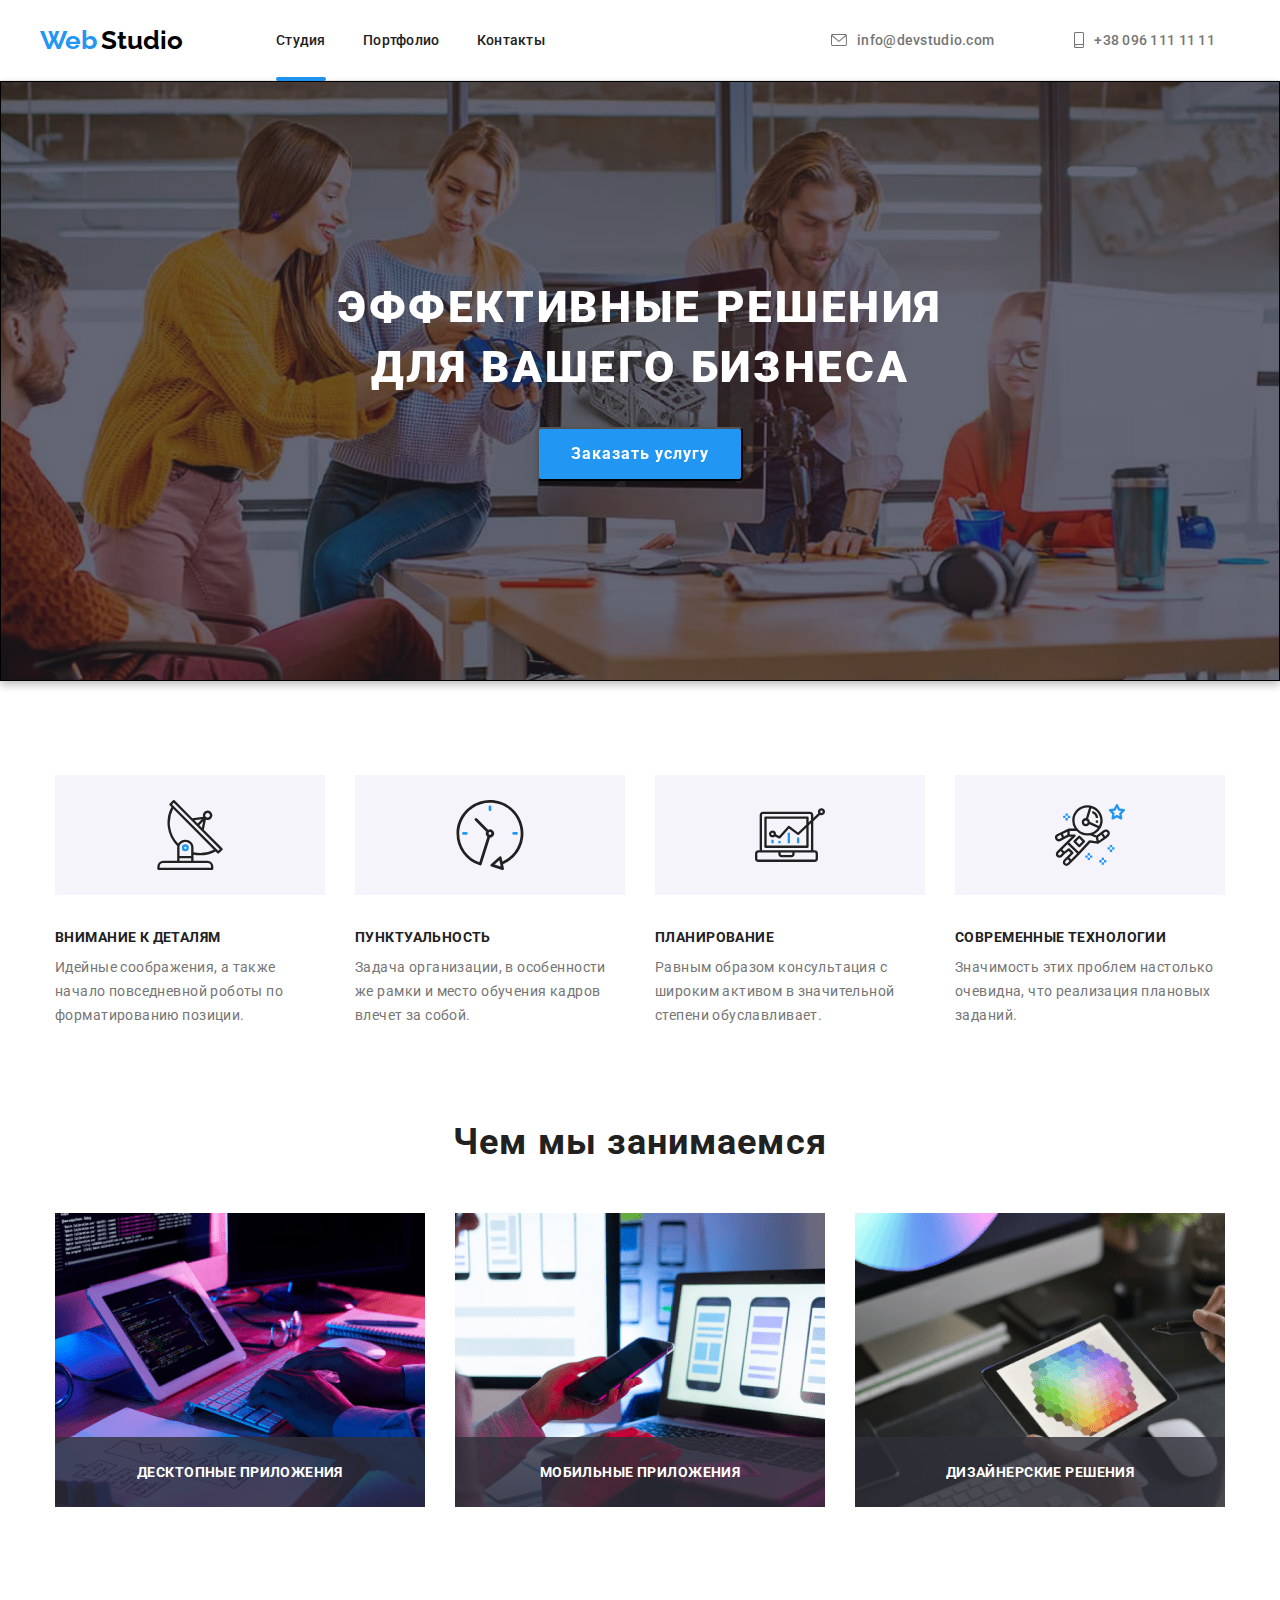
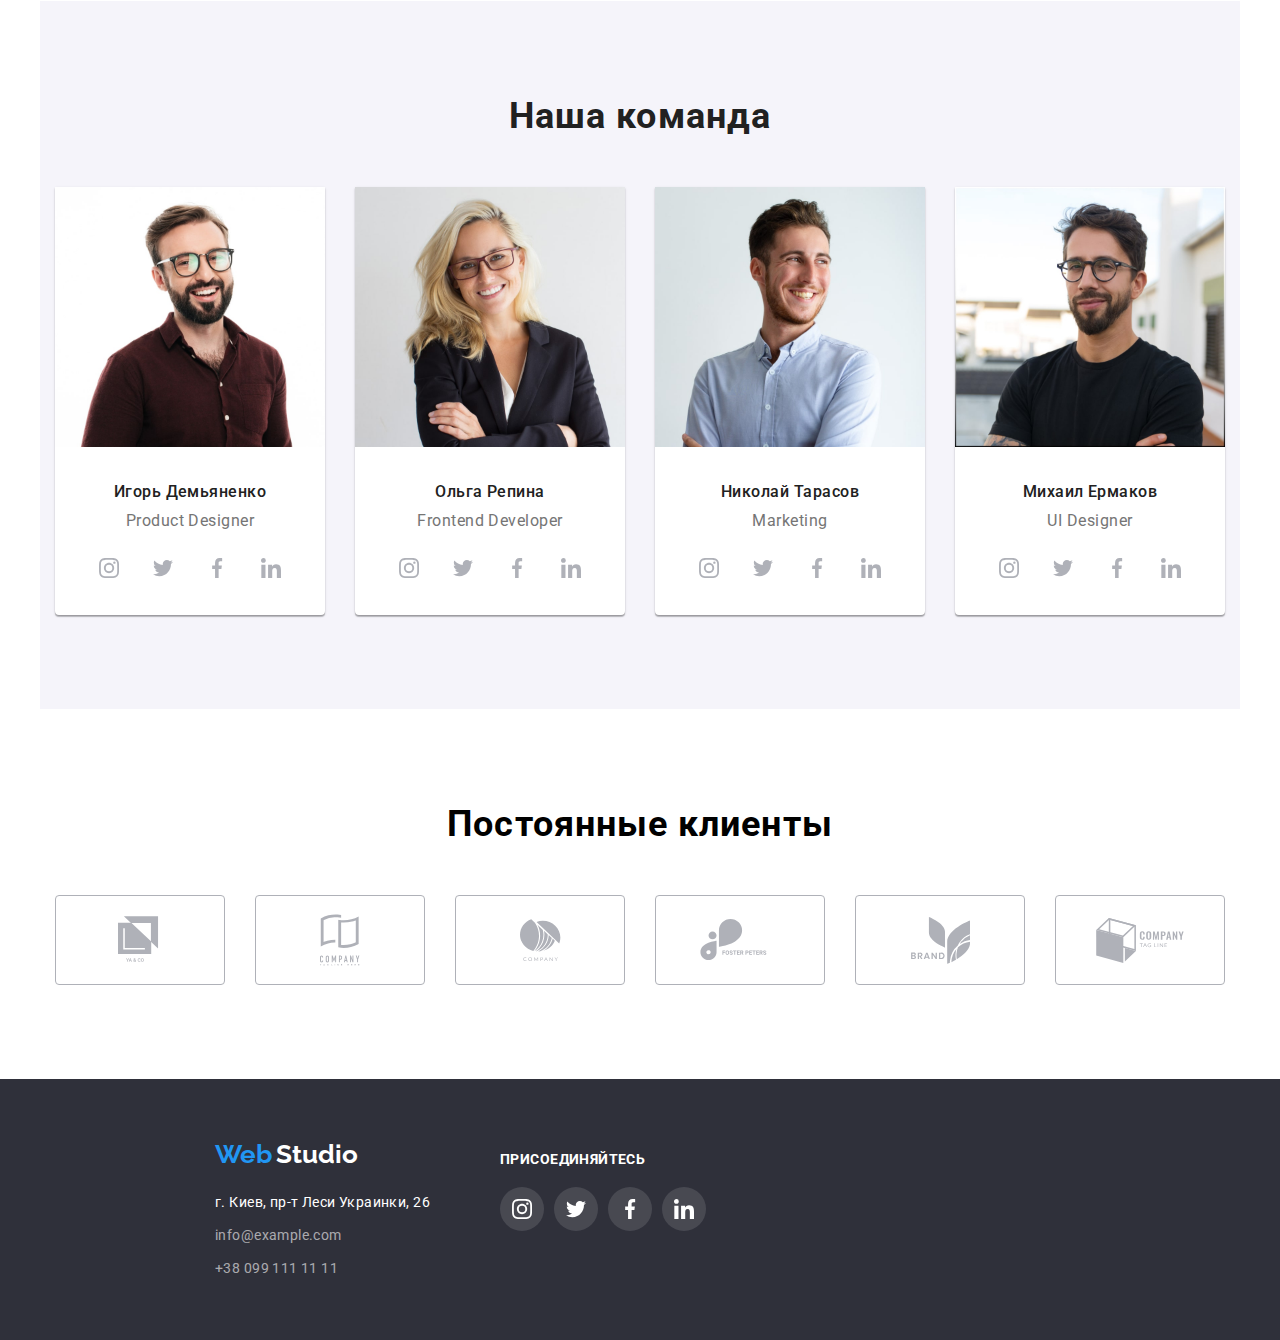
<file: index.html>
<!DOCTYPE html>
<html lang="ru">

<head>
    <meta charset="UTF-8">
    <meta http-equiv="X-UA-Compatible" content="IE=edge">
    <meta name="viewport" content="width=device-width, initial-scale=1.0">
    <title>main page</title>
    <link rel="preconnect" href="https://fonts.gstatic.com" />
    <link href="https://fonts.googleapis.com/css2?family=Raleway:wght@400;700&family=Roboto:wght@400;700&display=swap"
        rel="stylesheet" />
    <link rel="stylesheet"
        href="https://cdnjs.cloudflare.com/ajax/libs/modern-normalize/0.2.0/modern-normalize.min.css" />
    <link rel="stylesheet" href="./css/style.css" />

</head>

<body>

    <!--Шапка страницы-->
    <!--Навигация страниц-->

    <header class="top-line">
        <nav class="header-section container">

            <a class="logo" href="/">
                <span class="logo-web">Web</span> <span class="logo-studio-black">Studio</span>
            </a>
        


            <ul class="top-button">
                <li><a href="index.html" class="nav-button-hover nav-button-huy underscore">Студия</a></li>
                <li><a href="second page.html" class="nav-button-hover nav-button-huy">Портфолио</a></li>
                <li><a href="Контакты" class="nav-button-hover nav-button-huy">Контакты</a></li>
            </ul>

            <ul class="top-contacts">
                <li class="item-top-contacts">
                    <a href="mailto:info@devstudio.com" class="contacts-head-hover contacts-info">
                        <svg class="contacts-icons" width="16px" height="12px">
                            <use href="./images/strite-fotos.svg#mail"></use>
                        </svg>
                        info@devstudio.com</a>
                </li>

                <li class="item-top-contacts">
                    <a href="tel:+38 096 111 11 11" class="tel-head-hover contacts-info">
                        <svg class="contacts-icons" width="10px" height="16px">
                            <use href="./images/strite-fotos.svg#smartphone"></use>
                        </svg>
                        +38 096 111 11 11</a>
                </li>
            </ul>
        </nav>


    </header>

    <!--Уникальний контент страницы-->

    <main>


        <!--Кнопка услуги-->
        <section class="main-box">
            <h1 class="main-service">Эффективные решения для вашего бизнеса</h1>
            <a> <button data-modal-open class="main-button">Заказать услугу</button></a>
            </section>
        <!--Особенности-->

        <section class="benefits container">
            <ul class="benefits-container">
                <li class="item-benefits">
                    <svg class="benefits-icons" width="70px" height="70px">
                        <use href="./images/strite-fotos.svg#antenna"></use>
                    </svg>
                    <h3 class="title-text">Внимание к деталям</h3>
                    <p class="text">Идейные соображения, а также начало повседневной роботы по форматированию позиции.
                    </p>
                </li>



                <li class="item-benefits">
                    <svg class="benefits-icons" width="70px" height="70px">
                        <use href="./images/strite-fotos.svg#clock"></use>
                    </svg>
                    <h3 class="title-text">Пунктуальность</h3>
                    <p class="text">Задача организации, в особенности же рамки и место обучения кадров влечет за собой.
                    </p>
                </li>



                <li class="item-benefits">
                    <svg class="benefits-icons" width="70px" height="70px">
                        <use href="./images/strite-fotos.svg#diagram"></use>
                    </svg>
                    <h3 class="title-text">Планирование</h3>
                    <p class="text">Равным образом консультация с широким активом в значительной степени обуславливает.
                    </p>
                </li>



                <li class="item-benefits">
                    <svg class="benefits-icons" width="70px" height="70px">
                        <use href="./images/strite-fotos.svg#astronaut"></use>
                    </svg>
                    <h3 class="title-text">Современные технологии</h3>
                    <p class="text">Значимость этих проблем настолько очевидна, что реализация плановых заданий.</p>
                </li>

            </ul>

        </section>

        <!--Занятие-->

        <section class="our-work container section">

            <h2 class="our-title">Чем мы занимаемся</h2>
            <ul class="our-foto">
                <li class="item-foto"><img src="images/img1-min.png" width="370px" alt="Человек наберает код">
                    <div class="item-foto-block">
                        <p class="item-foto-text">Десктопные приложения</p>
                    </div>
                </li>
                <li class="item-foto"><img src="images/img2-min.png" width="370px" alt="Держит в руках телефон">
                    <div class="item-foto-block">
                        <p class="item-foto-text">Мобильные приложения</p>
                    </div>
                </li>
                <li class="item-foto"><img src="images/img3-min.png" width="370px" alt="Выбирает на планшете градиент">
                    <div class="item-foto-block">
                        <p class="item-foto-text">Дизайнерские решения</p>
                    </div>
                </li>
            </ul>

        </section>

        <!--Команда-->

        <section class="our-team container section">

            <h2 class="our-title">Наша команда</h2>

            <ul class="our-foto">

                <li class="item-foto-team item-foto-box">
                        <img src="images/img1.jpg" width="270px" alt="фото Игорь Демьяненко">
                        <h3 class="names-teammate">Игорь Демьяненко</h3>
                        <p class="professions-teammate">Product Designer</p>
                   <ul class="container-icons">
                        <li class="team-icons-item"> 
                            <a class="team-icons-button" href="https://www.instagram.com/">
                                <svg class="our-team-icons" width="20px" height="20px">
                                    <use href="./images/strite-fotos.svg#instagram"></use>
                                </svg>
                            </a>
                        </li>   
                   
                
                        <li class="team-icons-item">
                           <a class="team-icons-button" href="https://www.twitter.com/">
                                <svg class="our-team-icons" width="20px" height="20px">
                                    <use href="./images/strite-fotos.svg#twitter"></use>
                                </svg>
                            </a>

                        </li>

                        <li class="team-icons-item">
                            <a class="team-icons-button" href="https://www.facebook.com/">
                                <svg class="our-team-icons" width="20px" height="20px">
                                    <use href="./images/strite-fotos.svg#facebook"></use>
                                </svg>
                            </a>
                        </li>

                        <li class="team-icons-item">
                            <a class="team-icons-button" href="https://www.linkedin.com/">
                                <svg class="our-team-icons" width="20px" height="20px">
                                    <use href="./images/strite-fotos.svg#linkedin"></use>
                                </svg>
                            </a>
                        </li>
                    </ul>
                </li>



                <li class="item-foto-team item-foto-box">
                        <img src="images/img2.jpg" width="270px" alt="фото Ольга Репина">
                        <h3 class="names-teammate">Ольга Репина</h3>
                        <p class="professions-teammate">Frontend Developer</p>
                    <ul class="container-icons">
                        <li class="team-icons-item">
                            <a class="team-icons-button" href="https://www.instagram.com/">
                                <svg class="our-team-icons" width="20px" height="20px">
                                    <use href="./images/strite-fotos.svg#instagram"></use>
                                </svg>
                            </a>
                        </li>
                    
                    
                        <li class="team-icons-item">
                            <a class="team-icons-button" href="https://www.twitter.com/">
                                <svg class="our-team-icons" width="20px" height="20px">
                                    <use href="./images/strite-fotos.svg#twitter"></use>
                                </svg>
                            </a>
                    
                        </li>
                    
                        <li class="team-icons-item">
                            <a class="team-icons-button" href="https://www.facebook.com/">
                                <svg class="our-team-icons" width="20px" height="20px">
                                    <use href="./images/strite-fotos.svg#facebook"></use>
                                </svg>
                            </a>
                        </li>
                    
                        <li class="team-icons-item">
                            <a class="team-icons-button" href="https://www.linkedin.com/">
                                <svg class="our-team-icons" width="20px" height="20px">
                                    <use href="./images/strite-fotos.svg#linkedin"></use>
                                </svg>
                            </a>
                        </li>
                    </ul>
                </li>



                <li class="item-foto-team item-foto-box">
                        <img src="images/img3.jpg" width="270px" alt="фото Николай Тарасов">
                        <h3 class="names-teammate">Николай Тарасов</h3>
                        <p class="professions-teammate">Marketing</p>
                    <ul class="container-icons">
                        <li class="team-icons-item">
                            <a class="team-icons-button" href="https://www.instagram.com/">
                                <svg class="our-team-icons" width="20px" height="20px">
                                    <use href="./images/strite-fotos.svg#instagram"></use>
                                </svg>
                            </a>
                        </li>
                    
                    
                        <li class="team-icons-item">
                            <a class="team-icons-button" href="https://www.twitter.com/">
                                <svg class="our-team-icons" width="20px" height="20px">
                                    <use href="./images/strite-fotos.svg#twitter"></use>
                                </svg>
                            </a>
                    
                        </li>
                    
                        <li class="team-icons-item">
                            <a class="team-icons-button" href="https://www.facebook.com/">
                                <svg class="our-team-icons" width="20px" height="20px">
                                    <use href="./images/strite-fotos.svg#facebook"></use>
                                </svg>
                            </a>
                        </li>
                    
                        <li class="team-icons-item">
                            <a class="team-icons-button" href="https://www.linkedin.com/">
                                <svg class="our-team-icons" width="20px" height="20px">
                                    <use href="./images/strite-fotos.svg#linkedin"></use>
                                </svg>
                            </a>
                        </li>
                    </ul>
                </li>



                <li class="item-foto-team item-foto-box">
                        <img src="images/img4.jpg" width="270px" alt="фото Михаил Ермаков">
                        <h3 class="names-teammate">Михаил Ермаков</h3>
                        <p class="professions-teammate">UI Designer</p>
                    <ul class="container-icons">
                        <li class="team-icons-item">
                            <a class="team-icons-button" href="https://www.instagram.com/">
                                <svg class="our-team-icons" width="20px" height="20px">
                                    <use href="./images/strite-fotos.svg#instagram"></use>
                                </svg>
                            </a>
                        </li>
                    
                    
                        <li class="team-icons-item">
                            <a class="team-icons-button" href="https://www.twitter.com/">
                                <svg class="our-team-icons" width="20px" height="20px">
                                    <use href="./images/strite-fotos.svg#twitter"></use>
                                </svg>
                            </a>
                    
                        </li>
                    
                        <li class="team-icons-item">
                            <a class="team-icons-button" href="https://www.facebook.com/">
                                <svg class="our-team-icons" width="20px" height="20px">
                                    <use href="./images/strite-fotos.svg#facebook"></use>
                                </svg>
                            </a>
                        </li>
                    
                        <li class="team-icons-item">
                            <a class="team-icons-button" href="https://www.linkedin.com/">
                                <svg class="our-team-icons" width="20px" height="20px">
                                    <use href="./images/strite-fotos.svg#linkedin"></use>
                                </svg>
                            </a>
                        </li>
                    </ul>
                </li>
            </ul>

        </section>
        <section class="regular-customers-section container section" >
            <h2 class="regular-customers ">Постоянные клиенты</h2>
            <ul class="regular-customers-container">
                    <li class="customers-items">    
                        <a class="customers-icons-button" href="/">
                            <svg class="customers-icons" width="44.27px" height="49.23px">
                                <use href="./images/strite-fotos.svg#logo-1"></use>
                            </svg>
                        </a>
                    </li>
                    <li class="customers-items"> 
                        <a class="customers-icons-button" href="/">
                            <svg class="customers-icons" width="40px" height="52px">
                                <use href="./images/strite-fotos.svg#logo-2"></use>
                            </svg>
                        </a>
                    </li>
                    <li class="customers-items"> 
                        <a class="customers-icons-button" href="/">
                            <svg class="customers-icons" width="41px" height="42.6px">
                                <use href="./images/strite-fotos.svg#logo-3"></use>
                            </svg>
                        </a>
                    </li>
                    <li class="customers-items"> 
                        <a class="customers-icons-button" href="/">
                            <svg class="customers-icons" width="79.66px" height="42.02px">
                                <use href="./images/strite-fotos.svg#logo-4"></use>
                            </svg>
                        </a>
                    </li>
                    <li class="customers-items"> 
                        <a class="customers-icons-button" href="/">
                            <svg class="customers-icons" width="59px" height="47px">
                                <use href="./images/strite-fotos.svg#logo-5"></use>
                            </svg>
                        </a>
                    </li>
                    <li class="customers-items"> 
                        <a class="customers-icons-button" href="/">
                            <svg class="customers-icons" width="88.48px" height="45.44px">
                                <use href="./images/strite-fotos.svg#logo-6"></use>
                            </svg>
                        </a>
                    </li>
            </ul>
        </section>
    </main>

    <!--Футер-->

    <footer class="footer-section ">

        <div class="footer-container container">
               <div>
                        <a class="logo" href="/">
                        <span class="logo-web">Web</span> <span class="logo-studio-white">Studio</span></a>
                    <address class="address">
                        <ul class="contacts">
                            <li class="item-contacts"> г. Киев, пр-т Леси Украинки, 26 </li>
                            <li class="item-contacts"><a href="mailto:info@example.com" class="footer-contacts">info@example.com</a></li>
                            <li class="item-contacts"> <a href="tel:+38 099 111 11 11" class="footer-contacts">+38 099 111 11 11</a></li>
                        </ul>
                    </address>
               </div>
                <section class="footer-join-section">
                        <h4 class="footer-join">ПРИСОЕДИНЯЙТЕСЬ</h4>
                    <ul class="footer-icons-section">
                        <li class="footer-icons-item">
                            <a class="footer-icons-button" href="https://www.instagram.com/">
                                <svg class="footer-icons" width="20px" height="20px">
                                    <use href="./images/strite-fotos.svg#instagram"></use>
                                </svg>
                            </a>
                        </li>
                        
                        <li class="footer-icons-item">
                           <a class="footer-icons-button" href="https://www.twitter.com/">
                                <svg class="footer-icons" width="20px" height="20px">
                                    <use href="./images/strite-fotos.svg#twitter"></use>
                                </svg>
                           </a>
                        </li>
                        <li class="footer-icons-item">
                           <a class="footer-icons-button" href="https://www.facebook.com/">
                                <svg class="footer-icons" width="20px" height="20px">
                                    <use href="./images/strite-fotos.svg#facebook"></use>
                                </svg>
                           </a>
                        </li>
                        <li class="footer-icons-item">
                           <a class="footer-icons-button" href="https://www.linkedin.com/">
                                <svg class="footer-icons" width="20px" height="20px">
                                    <use href="./images/strite-fotos.svg#linkedin"></use>
                                </svg>
                           </a>
                        </li>
                    </ul>
                </section>
        </div>
    </footer>
    <div class="backdrop is-hidden" data-modal>
    
        <div class="modal">
            <button class="modal-button" data-modal-close>
                <svg class="modal-icons" width="11px" height="11px">
                    <use href="./images/strite-fotos.svg#vector"></use>
                </svg>
            </button>
        </div>
    </div>
<script src="./js/modal.js"></script>

</body>

</html>
</file>
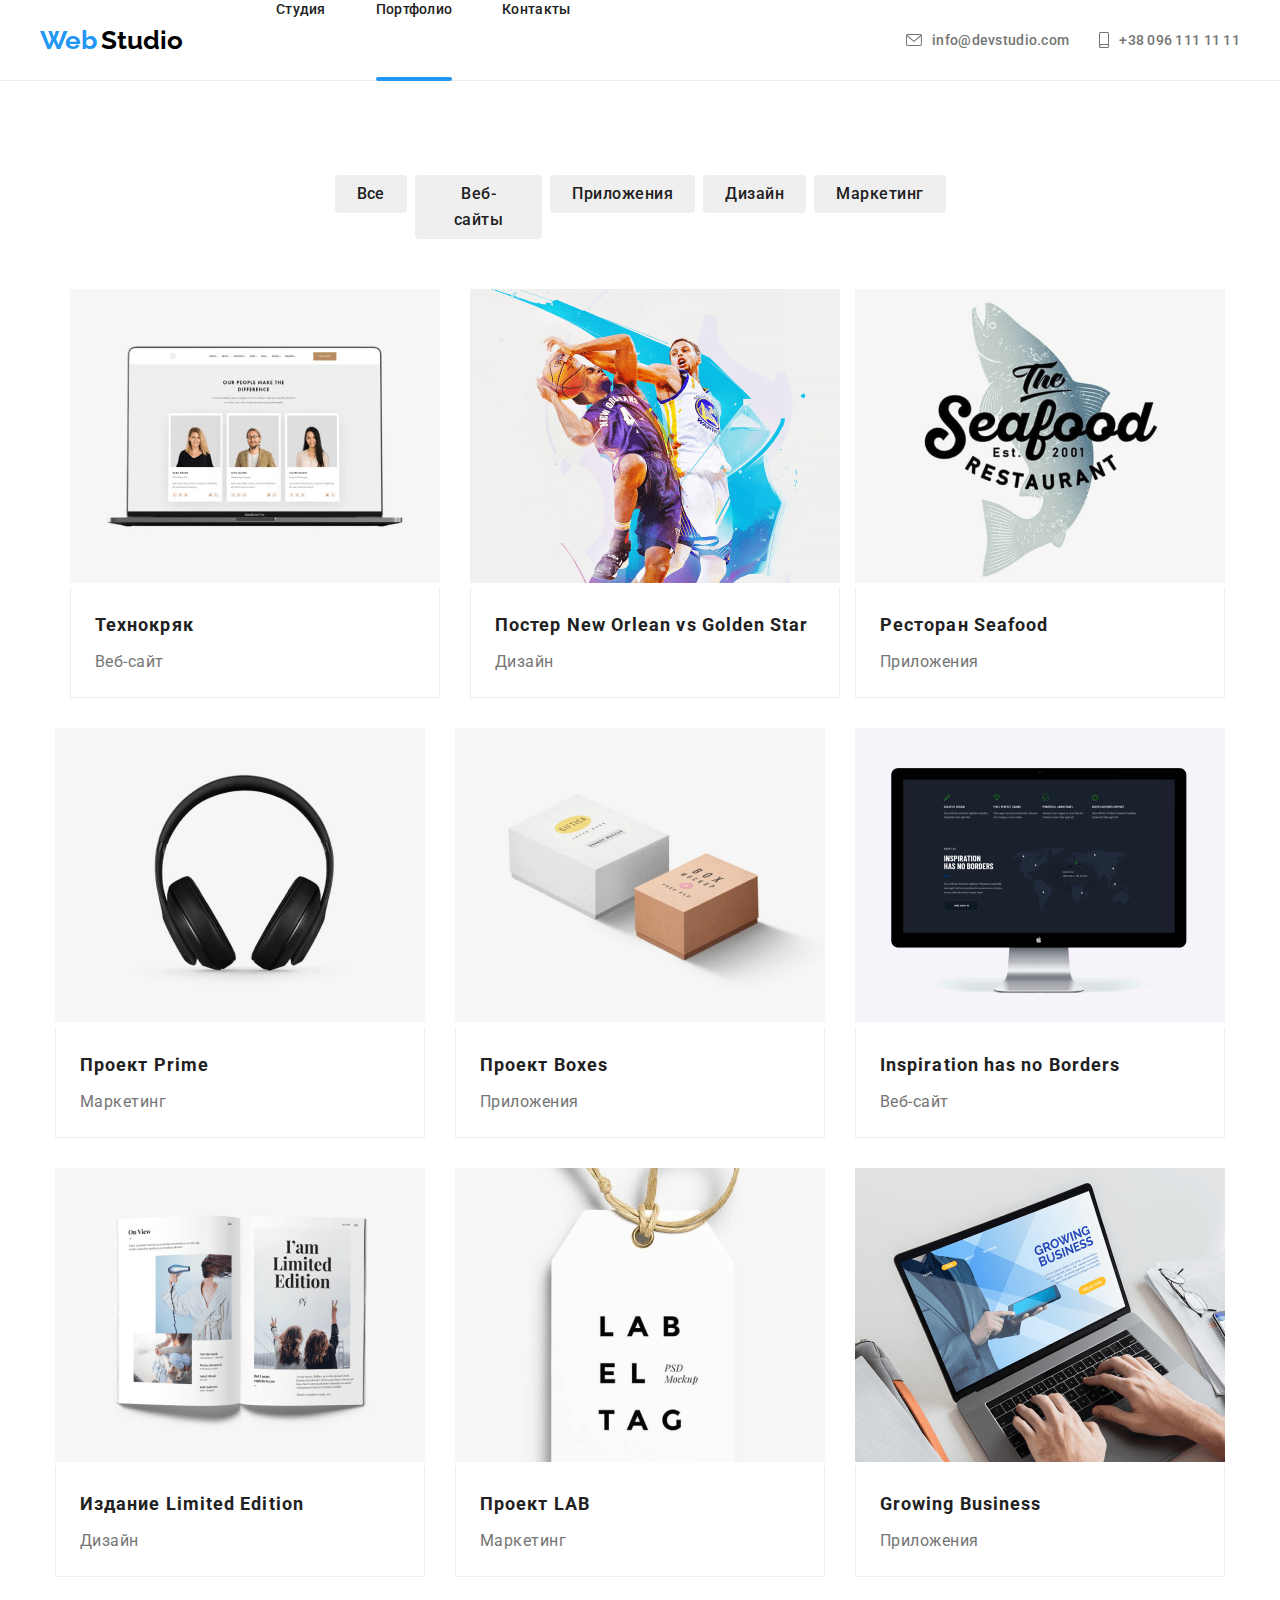
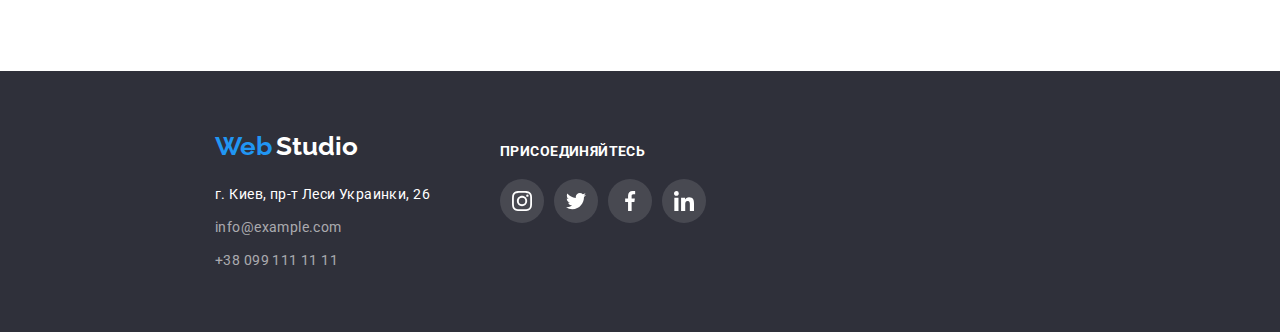
<file: second page.html>
<!DOCTYPE html>
<html lang="ru">

<head>
    <meta charset="UTF-8">
    <meta http-equiv="X-UA-Compatible" content="IE=edge">
    <meta name="viewport" content="width=device-width, initial-scale=1.0">
    <title>Second page</title>
    <link rel="preconnect" href="https://fonts.gstatic.com"/>
    <link href="https://fonts.googleapis.com/css2?family=Raleway:wght@400;700&family=Roboto:wght@400;700&display=swap"rel="stylesheet"/>
    <link rel="stylesheet" href="https://cdnjs.cloudflare.com/ajax/libs/modern-normalize/0.2.0/modern-normalize.min.css"/>
    <link rel="stylesheet" href="./css/style.css" />
</head>

<body>

    <!--Шапка страницы-->
    <!--Навигация страниц-->

    <header class="top-line">
        <nav class="header-section container">
    
            <a class="logo" href="/">
                <span class="logo-web">Web</span> <span class="logo-studio-black">Studio</span>
            </a>
    
    
    
            <ul class="top-button">
                <li class="item-top-button"><a href="index.html" class="nav-button-hover">Студия</a></li>
                <li class="item-top-button"><a href="second page.html" class="underscore nav-button-hover">Портфолио</a></li>
                <li class="item-top-button"><a href="Контакты" class="nav-button-hover">Контакты</a></li>
            </ul>
    
            <ul class="top-contacts">
                <li class="item-top-contacts">
                    <a href="mailto:info@devstudio.com" class="contacts-head-hover">
                        <svg class="contacts-icons" width="16px" height="12px">
                            <use href="./images/strite-fotos.svg#mail"></use>
                        </svg>
                        info@devstudio.com</a>
                </li>
    
                <li class="item-top-contacts">
                    <a href="tel:+38 096 111 11 11" class="tel-head-hover">
                        <svg class="contacts-icons" width="10px" height="16px">
                            <use href="./images/strite-fotos.svg#smartphone"></use>
                        </svg>
                        +38 096 111 11 11</a>
                </li>
            </ul>
        </nav>
    
    
    </header>

    <!--Основа страницы-->

    <main class="section" >

        <!--Кнопки-->

            <nav class="portfolio-main container">
                <ul class="portfolio-nav">
                <li class="item-portfolio-nav"><button type="button" class="anchor">Все</button></li>
                <li class="item-portfolio-nav"><button type="button" class="anchor">Веб-сайты</button></li>
                <li class="item-portfolio-nav"><button type="button" class="anchor">Приложения</button></li>
                <li class="item-portfolio-nav"><button type="button" class="anchor">Дизайн</button></li>
                <li class="item-portfolio-nav"><button type="button" class="anchor">Маркетинг</button></li>
                </ul>
            </nav>


        <!--Внутренность кнопок-->

        <section class="portfolio-section container">

            <ul class="portfolio-list">
                <li class="item-portfolio-one">
                    <div class="portfolio-foto-one">
                    <img src="images/img1 2pages.png" width="370px" alt="ноутбук с заставкой">
                    <div class="portfolio-text">
                        <p>Технокряк это современная площадка распространения коронавируса. Компании используют эту платформу для цифрового
                        шпионажа и атак на защищённые сервера конкурентов.</p>
                    </div>
                    </div>
                    <div class="portfolio-foto-text">
                    <h3 class="menu-name">Технокряк</h3>
                    <p class="menu-classification">Веб-сайт</p>
                    </div>
                </li>
           

           
                <li class="item-portfolio">
                   <div class="portfolio-foto">
                        <img src="images/img2 2pages.png" width="370px" alt="баскетболисты">
                   </div>

                    <div class="portfolio-foto-text">
                        <h3 class="menu-name">Постер New Orlean vs Golden Star</h3>
                        <p class="menu-classification">Дизайн</p>
                    </div>
                </li>
            

           
                <li class="item-portfolio">
                    <div class="portfolio-foto">
                        <img src="images/img3 2pages.png" width="370px" alt="логотип ресторана">
                    </div>

                    <div class="portfolio-foto-text">
                        <h3 class="menu-name">Ресторан Seafood</h3>
                        <p class="menu-classification">Приложения</p>
                    </div>
                </li>
           


            
                <li class="item-portfolio">
                    <div class="portfolio-foto">
                        <img src="images/img4 2pages.png" width="370px" alt="наушники">
                    </div>

                   <div class="portfolio-foto-text">
                        <h3 class="menu-name">Проект Prime</h3>
                        <p class="menu-classification">Маркетинг</p>
                   </div>
                </li>
            

           
                <li class="item-portfolio">
                    <div class="portfolio-foto">
                        <img src="images/img5 2pages.png" width="370px" alt="две коробки">
                    </div>

                    <div class="portfolio-foto-text">
                        <h3 class="menu-name">Проект Boxes</h3>
                        <p class="menu-classification">Приложения</p>
                    </div>
                </li>
            

            
                <li class="item-portfolio">
                    <div class="portfolio-foto">
                        <img src="images/img6 2pages.png" width="370px" alt="монитор">
                    </div>

                    <div class="portfolio-foto-text">
                        <h3 class="menu-name">Inspiration has no Borders</h3>
                        <p class="menu-classification">Веб-сайт</p>
                    </div>
                </li>
         

            
                <li class="item-portfolio">
                    <div class="portfolio-foto">
                        <img src="images/img7 2pages.png" width="370px" alt="книга">
                    </div>

                    <div class="portfolio-foto-text">
                        <h3 class="menu-name">Издание Limited Edition</h3>
                        <p class="menu-classification">Дизайн</p>
                    </div>
                </li>
           


            
                <li class="item-portfolio">
                    <div class="portfolio-foto">
                        <img src="images/img8 2pages.png" width="370px" alt="ярлык">
                    </div>

                    <div class="portfolio-foto-text">
                        <h3 class="menu-name">Проект LAB</h3>
                        <p class="menu-classification">Маркетинг</p>
                    </div>
                </li>
         

            
                <li class="item-portfolio">
                    <div class="portfolio-foto">
                        <img src="images/img9 2pages.png" width="370px" alt="печатает на клавиатуре">
                    </div>

                    <div class="portfolio-foto-text">
                        <h3 class="menu-name">Growing Business</h3>
                        <p class="menu-classification">Приложения</p>
                    </div>
                </li>
            </ul>

        </section>

    </main>

    <!--Футер-->
    
    <footer class="footer-section ">
    
        <div class="footer-container container">
            <div>
                <a class="logo" href="/">
                    <span class="logo-web">Web</span> <span class="logo-studio-white">Studio</span></a>
                <address class="address">
                    <ul class="contacts">
                        <li class="item-contacts"> г. Киев, пр-т Леси Украинки, 26 </li>
                        <li class="item-contacts"><a href="mailto:info@example.com"
                                class="footer-contacts">info@example.com</a></li>
                        <li class="item-contacts"> <a href="tel:+38 099 111 11 11" class="footer-contacts">+38 099 111 11
                                11</a></li>
                    </ul>
                </address>
            </div>
            <section class="footer-join-section">
                <h4 class="footer-join">ПРИСОЕДИНЯЙТЕСЬ</h4>
                <ul class="footer-icons-section">
                    <li class="footer-icons-item">
                        <a class="footer-icons-button" href="https://www.instagram.com/">
                            <svg class="footer-icons" width="20px" height="20px">
                                <use href="./images/strite-fotos.svg#instagram"></use>
                            </svg>
                        </a>
                    </li>
    
                    <li class="footer-icons-item">
                        <a class="footer-icons-button" href="https://www.twitter.com/">
                            <svg class="footer-icons" width="20px" height="20px">
                                <use href="./images/strite-fotos.svg#twitter"></use>
                            </svg>
                        </a>
                    </li>
                    <li class="footer-icons-item">
                        <a class="footer-icons-button" href="https://www.facebook.com/">
                            <svg class="footer-icons" width="20px" height="20px">
                                <use href="./images/strite-fotos.svg#facebook"></use>
                            </svg>
                        </a>
                    </li>
                    <li class="footer-icons-item">
                        <a class="footer-icons-button" href="https://www.linkedin.com/">
                            <svg class="footer-icons" width="20px" height="20px">
                                <use href="./images/strite-fotos.svg#linkedin"></use>
                            </svg>
                        </a>
                    </li>
                </ul>
            </section>
        </div>
    </footer>
    
    </body>
    
    </html>
</file>
<file: css/style.css>
body {
  font-family: Roboto;
}

/* Шапка */
/* веб */

.logo-web {
  font-family: Raleway;
  font-style: normal;
  font-weight: bold;
  font-size: 26px;
  line-height: 31px;
  color: #2196f3;
}

.logo-studio-black {
  font-family: Raleway;
  font-style: normal;
  font-weight: bold;
  font-size: 26px;
  line-height: 31px;
  color: black;
}

.logo {
  text-decoration: none;
}

/* кнопки главной навигации */
.nav-button-hover {
  align-items: center;
  font-family: Roboto;
  font-style: normal;
  font-weight: 500;
  font-size: 14px;
  line-height: 16px;
  letter-spacing: 0.02em;
  color: #212121;
  text-decoration: none;
}
.nav-button-huy,
.contacts-info {
  padding: 32px 25px;
}
.nav-button-huy {
  display: block;
  position: relative;
  padding-left: 0;
  padding-right: 0;
  margin: 0 25px;
}
.nav-button-huy:first-child {
  margin-left: 0;
}
.nav-button-hover:hover {
  color: #2196f3;
  background-color: white;
}

/* контакты  */
.contacts-head-hover {
  display: flex;
  align-items: center;

  font-family: Roboto;
  font-style: normal;
  font-weight: 500;
  font-size: 14px;
  line-height: 16px;
  letter-spacing: 0.02em;
  color: #757575;
  text-decoration: none;
}

.contacts-head-hover:hover {
  color: #2196f3;
  background-color: white;
}

.tel-head-hover {
  display: flex;
  align-items: center;

  font-family: Roboto;
  font-style: normal;
  font-weight: 500;
  font-size: 14px;
  line-height: 16px;
  letter-spacing: 0.02em;
  color: #757575;
  text-decoration: none;
}

.tel-head-hover:hover {
  color: #2196f3;
  background-color: white;
}
/* Главное  */

/* 1 Первая страница */
.main-service {
  margin: auto;
  width: 692px;

  font-family: Roboto;
  font-style: normal;
  font-weight: 900;
  font-size: 44px;
  line-height: 60px;
  letter-spacing: 0.06em;
  text-align: center;
  text-transform: uppercase;
  color: #ffffff;
}

/* главная кнопка */
.main-button {
  margin-top: 30px;
  padding: 10px 32px;

  font-family: Roboto;
  font-style: normal;
  font-weight: bold;
  font-size: 16px;
  line-height: 30px;
  align-items: center;
  text-align: center;
  letter-spacing: 0.06em;
  color: white;

  background-color: #2196f3;
  box-shadow: 0px 4px 4px rgba(0, 0, 0, 0.15);
  border-radius: 4px;
}
.main-button:hover {
  background: #188ce8;
  box-shadow: 0px 4px 4px rgba(0, 0, 0, 0.15);
  border-radius: 4px;
}

/* заголовок для занятия и команды */
.our-title {
  text-align: center;
  margin: 0px;

  font-family: Roboto;
  font-style: normal;
  font-weight: bold;
  font-size: 36px;
  line-height: 42px;
  letter-spacing: 0.03em;
  color: #212121;
}

/* заголовок текст */
.title-text {
  font-family: Roboto;
  font-style: normal;
  font-weight: bold;
  font-size: 14px;
  line-height: 16px;
  letter-spacing: 0.03em;
  text-transform: uppercase;
  color: #212121;
}

/* текст */
.text {
  margin: 0px;

  font-family: Roboto;
  font-style: normal;
  font-weight: normal;
  font-size: 14px;
  line-height: 24px;
  letter-spacing: 0.03em;
  color: #757575;
}

/* имена команды */
.names-teammate {
  font-family: Roboto;
  font-style: normal;
  font-weight: 500;
  font-size: 16px;
  line-height: 19px;
  letter-spacing: 0.03em;
  color: #212121;
}

/* професия команды */
.professions-teammate {
  margin: 0px;

  font-family: Roboto;
  font-style: normal;
  font-weight: normal;
  font-size: 16px;
  line-height: 19px;
  letter-spacing: 0.03em;
  color: #757575;
}

/* Постоянные клиенты */
.regular-customers {
  margin: 0px;

  font-family: Roboto;
  font-style: normal;
  font-weight: bold;
  font-size: 36px;
  line-height: 42px;
  text-align: center;
  letter-spacing: 0.03em;
}
/* 2 Вторая страница */
/* Якора */
.anchor {
  padding: 6px 22px;
  border: none;
  border-radius: 4px;

  font-family: Roboto;
  font-style: normal;
  font-weight: 500;
  font-size: 16px;
  line-height: 26px;
  text-align: center;
  letter-spacing: 0.03em;
  color: #212121;
}

.anchor:hover {
  background-color: #2196f3;
  color: white;
}

/* меню просмотра */
.menu-name {
  margin: 0px;

  font-family: Roboto;
  font-style: normal;
  font-weight: bold;
  font-size: 18px;
  line-height: 36px;
  letter-spacing: 0.06em;
  color: #212121;
}

.menu-classification {
  margin: 0px;
  margin-top: 4px;
  font-family: Roboto;
  font-style: normal;
  font-weight: normal;
  font-size: 16px;
  line-height: 30px;
  letter-spacing: 0.03em;
  color: #757575;
}

/* Футер */
/* Веб */
.logo-web {
  font-family: Raleway;
  font-style: normal;
  font-weight: bold;
  font-size: 26px;
  line-height: 31px;
  color: #2196f3;
}

.logo-studio-white {
  font-family: Raleway;
  font-style: normal;
  font-weight: bold;
  font-size: 26px;
  line-height: 31px;
  color: #ffffff;
}

/* контакты */
.address {
  margin-top: 20px;

  font-family: Roboto;
  font-style: normal;
  font-weight: 400;
  font-size: 14px;
  line-height: 24px;
  letter-spacing: 0.03em;
  color: #ffffff;
  text-decoration: none;
}

.footer-contacts {
  font-family: Roboto;
  font-style: normal;
  font-weight: 400;
  font-size: 14px;
  line-height: 24px;
  letter-spacing: 0.03em;
  color: rgba(255, 255, 255, 0.6);
  text-decoration: none;
}
.footer-join {
  margin: 0px;
  padding-top: 12px;

  font-family: Roboto;
  font-style: normal;
  font-weight: bold;
  font-size: 14px;
  line-height: 16px;
  letter-spacing: 0.03em;
  text-transform: uppercase;
}

/* Флекс бокс для страниц */
.container {
  display: flex;
  justify-content: space-between;
  padding: 32px 15px;
  max-width: 1200px;
  margin: auto;
}

.section {
  padding-top: 94px;
  padding-bottom: 94px;
}

.top-button,
.top-contacts,
.benefits-container,
.our-foto,
.regular-customers-container,
.portfolio-nav,
.portfolio-section,
.portfolio-list {
  list-style: none;
  display: flex;
  flex-direction: row;
  justify-content: space-between;
  margin: 0;
  padding: 0;
}

.portfolio-main,
.our-title,
.regular-customers {
  margin-bottom: 50px;
}

.header-section {
  align-items: center;
  padding: 0;
}

.top-line {
  max-width: none;
  border-bottom: 1px solid #ececec;
}

.top-button {
  display: flex;
  width: 294px;
  height: 80px;
  margin-left: 93px;
  justify-content: space-between;
}

.top-button .item-top-button:not(:last-child) {
  margin-right: 50px;
}

.top-contacts {
  margin-left: auto;
}

.top-contacts .item-top-contacts:not(:last-child) {
  margin-right: 30px;
}

.main-box {
  max-width: 1600px;
  margin: auto;
  height: 600px;
  background-color: #2f303a;
  color: white;
  padding: 0px;
  padding-top: 195px;
  padding-bottom: 205px;
  text-align: center;
}
.main-box {
  background-image: linear-gradient(
      to right,
      rgba(47, 48, 58, 0.4),
      rgba(47, 48, 58, 0.4)
    ),
    url(../images/hero.jpg);
  background-size: cover;
  background-repeat: no-repeat;
  background-position: center;
  border: 1px solid #000000;
  filter: drop-shadow(0px 4px 4px rgba(0, 0, 0, 0.25));
}
.benefits {
  margin-top: 94px;
  padding-top: 0px;
  padding-bottom: 0px;
}

.benefits-container .item-benefits:not(:last-child) {
  margin-right: 30px;
}

.our-work,
.regular-customers-section {
  flex-direction: column;
}
.our-team {
  background-color: #f5f4fa;
  flex-direction: column;
}
.names-teammate,
.title-text {
  margin-top: 30px;
  margin-bottom: 10px;
}

.our-foto .item-foto:not(:last-child) {
  margin-right: 30px;
}
.our-foto .item-foto-team:not(:last-child) {
  margin-right: 30px;
}
.item-foto-box {
  text-align: center;
  width: 270px;
  height: 428px;
  background-color: #ffffff;
  box-shadow: 0px 1px 3px rgba(0, 0, 0, 0.12), 0px 1px 1px rgba(0, 0, 0, 0.14),
    0px 2px 1px rgba(0, 0, 0, 0.2);
  border-radius: 0px 0px 4px 4px;
}

.footer-section {
  width: 1600px;
  margin: auto;
  color: white;
  background-color: #2f303a;
}
.footer-container {
  justify-content: flex-start;
  padding-top: 60px;
  padding-bottom: 60px;
}

.contacts {
  display: block;
  list-style: none;
  align-items: flex-start;
  padding: 0px;
  margin: 0px;
}

.contacts .item-contacts:not(:last-child) {
  margin-bottom: 9px;
}

.portfolio-main {
  max-width: 611px;
  padding: 0px;
}
.portfolio-nav .item-portfolio-nav:not(:last-child) {
  margin-right: 8px;
}

.item-portfolio-one {
  margin-left: 15px;
  margin-right: 15px;
}
.item-portfolio-one:hover {
  box-shadow: 0px 1px 1px rgba(0, 0, 0, 0.12), 0px 4px 4px rgba(0, 0, 0, 0.06),
    1px 4px 6px rgba(0, 0, 0, 0.16);
  cursor: pointer;
}

.portfolio-list .item-portfolio:nth-child(3n) {
  margin-right: 0px;
}
.portfolio-list .item-portfolio:nth-child(3n + 1) {
  margin-left: 0px;
}
.portfolio-list .item-portfolio:nth-child(n + 4) {
  margin-top: 30px;
}
.portfolio-foto-text {
  padding: 20px 24px;
  margin: 0;
  border-bottom: 1px solid #eeeeee;
  border-left: 1px solid #eeeeee;
  border-right: 1px solid #eeeeee;
}

.portfolio-section {
  margin: auto;
  padding-left: 15px;
  padding-right: 15px;
}
.portfolio-list {
  flex-wrap: wrap;
}

/* SVG оформления */

.contacts-icons {
  margin-right: 10px;
  fill: currentColor;
}
.benefits-icons {
  width: 270px;
  height: 120px;
  padding: 25px 100px;
  background-color: #f5f4fa;
}

.container-icons {
  list-style: none;
  display: flex;
  justify-content: space-between;
  margin: 16px 32px 30px 32px;
  padding: 0px;
}
.container-icons .team-icons-item:not(:last-child) {
  margin-right: 10px;
}

.team-icons-item,
.footer-icons-item {
  list-style: none;
}

.team-icons-button:hover {
  color: white;
  background-color: #2196f3;
}
.team-icons-button,
.footer-icons-button {
  display: flex;
  justify-content: center;
  align-items: center;
  border-radius: 50%;
  width: 44px;
  height: 44px;
}
.team-icons-button {
  color: #afb1b8;
}
.our-team-icons {
  fill: currentColor;
}

.customers-icons-button {
  display: flex;
  justify-content: center;
  align-items: center;
  border: none;
  width: 170px;
  height: 90px;
  padding: 0px;
  color: #afb1b8;
  background-color: white;
  border: 1px solid #afb1b8;
  box-sizing: border-box;
  border-radius: 4px;
}
.customers-icons {
  fill: currentColor;
}
.customers-icons-button:hover {
  color: #2196f3;
  border-color: #2196f3;
}
.regular-customers-container .customers-items:not(:last-child) {
  margin-right: 30px;
}

.footer-join-section {
  margin-left: 70px;
}
.footer-icons-section {
  display: flex;
  flex-direction: row;
  margin-top: 20px;
  padding: 0px;
}
.footer-icons-section .footer-icons-item:not(:last-child) {
  margin-right: 10px;
}
.footer-icons-button {
  color: white;
  background-color: rgba(255, 255, 255, 0.12);
}
.footer-icons-button:hover {
  background-color: #2196f3;
}
.footer-icons {
  fill: currentColor;
}

/* Animations */
.backdrop {
  position: fixed;
  top: 0;
  left: 0;

  width: 100%;
  height: 100%;
  background: rgba(0, 0, 0, 0.2);
  transition: opasity 250ms cubic-bezier(0.4, 0, 0.2, 1);
}

.backdrop.is-hidden {
  opacity: 0;
  pointer-events: none;
}
.backdrop.is-hidden .modal {
  transform: scale(0.7) translate(-50%, -50%);
  transform-origin: center left;
}
.modal {
  position: absolute;
  top: 50%;
  left: 50%;
  transform: translate(-50%, -50%);
  width: 528px;
  height: 581px;
  background: #ffffff;

  box-shadow: 0px 1px 3px rgba(0, 0, 0, 0.12), 0px 1px 1px rgba(0, 0, 0, 0.14),
    0px 2px 1px rgba(0, 0, 0, 0.2);
  border-radius: 4px;

  transform: scale(1) translate(-50%, -50%);
  transition: transform 500ms cubic-bezier(0.4, 0, 0.2, 1);
  transform-origin: center left;
}
.modal-button {
  position: absolute;
  top: 8px;
  right: 8px;
  width: 30px;
  height: 30px;
  background: #ffffff;

  margin: 0px;
  padding: 0px;
  border: none;
  border: 1px solid rgba(0, 0, 0, 0.1);
  border-radius: 50%;
}
.modal-icons {
  fill: currentColor;
}
.item-top-button {
  position: relative;
}
.underscore::after {
  position: absolute;
  content: '';
  display: block;
  top: 96%;
  width: 100%;
  height: 4px;

  background: #2196f3;
  border-radius: 2px;
}
.item-top-bitton {
  padding-top: 32px;
}
.item-foto {
  position: relative;
  width: 370px;
  height: 294px;
}
.item-foto-block {
  position: absolute;
  bottom: 0;
  left: 0;
  width: 370px;
  height: 70px;
  background: rgba(47, 48, 58, 0.8);
}
.item-foto-text {
  margin: 27px 0px 27px 0px;
  color: #ffffff;

  font-family: Roboto;
  font-style: normal;
  font-weight: bold;
  font-size: 14px;
  line-height: 16px;
  text-align: center;
  letter-spacing: 0.03em;
  text-transform: uppercase;
}
.portfolio-foto-one {
  position: relative;
  overflow: hidden;
}
.portfolio-text {
  position: absolute;
  top: 0;
  left: 0;
  max-width: 370px;
  max-height: 294px;
  padding: 63px 24px;
  margin: 0;
  transform: translateY(100%);
  transition: transform 250ms cubic-bezier(0.4, 0, 0.2, 1);

  color: rgba(255, 255, 255, 1);
  z-index: 3;

  text-align: start;
  font-family: Roboto;
  font-style: normal;
  font-weight: normal;
  font-size: 18px;
  line-height: 28px;
  letter-spacing: 0.03em;
}

.item-portfolio-one:hover .portfolio-text {
  transform: translateY(0%);
}

.portfolio-foto-one::after {
  content: '';
  position: absolute;
  top: 0;
  left: 0;
  width: 100%;
  height: 100%;
  background: rgba(33, 150, 243, 0.9);
  transform: translateY(100%);
  transition: transform 250ms cubic-bezier(0.4, 0, 0.2, 1);
}
.item-portfolio-one:hover .portfolio-foto-one::after {
  transform: translateY(0%);
}
</file>
